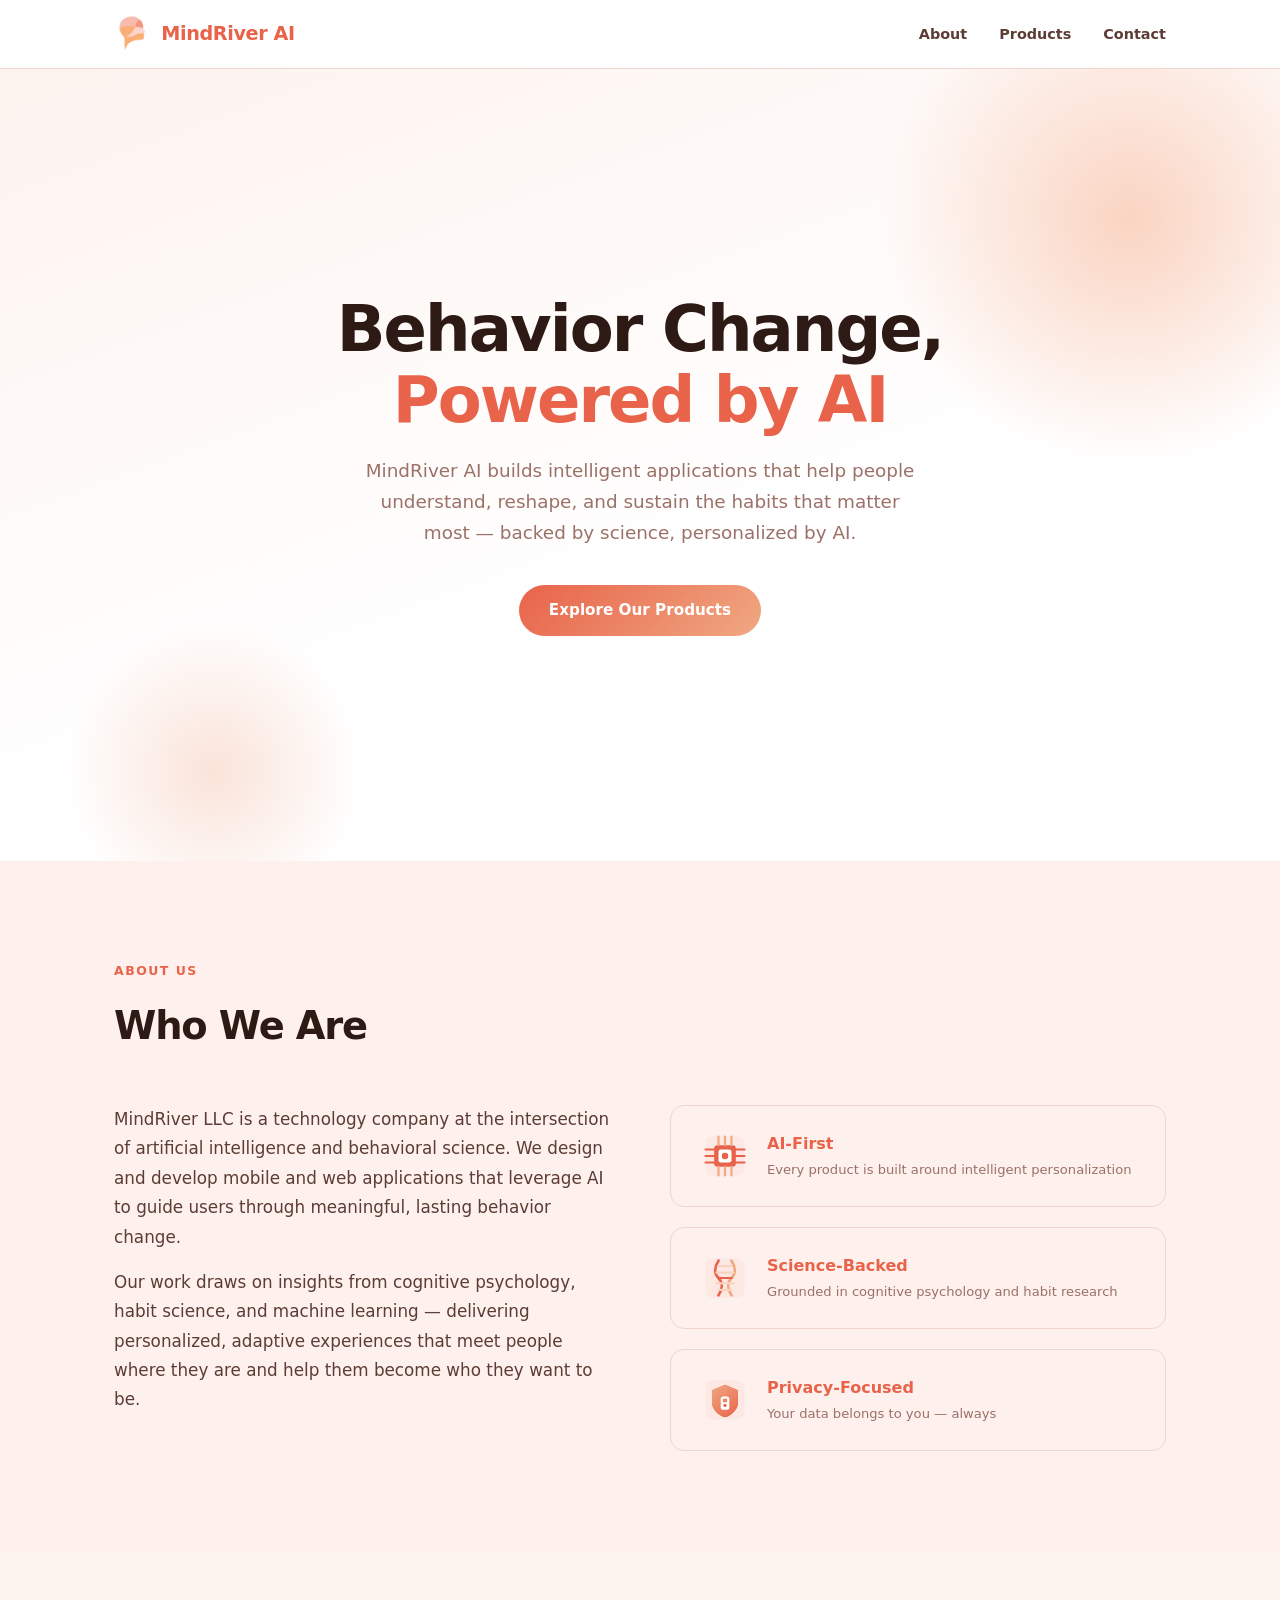
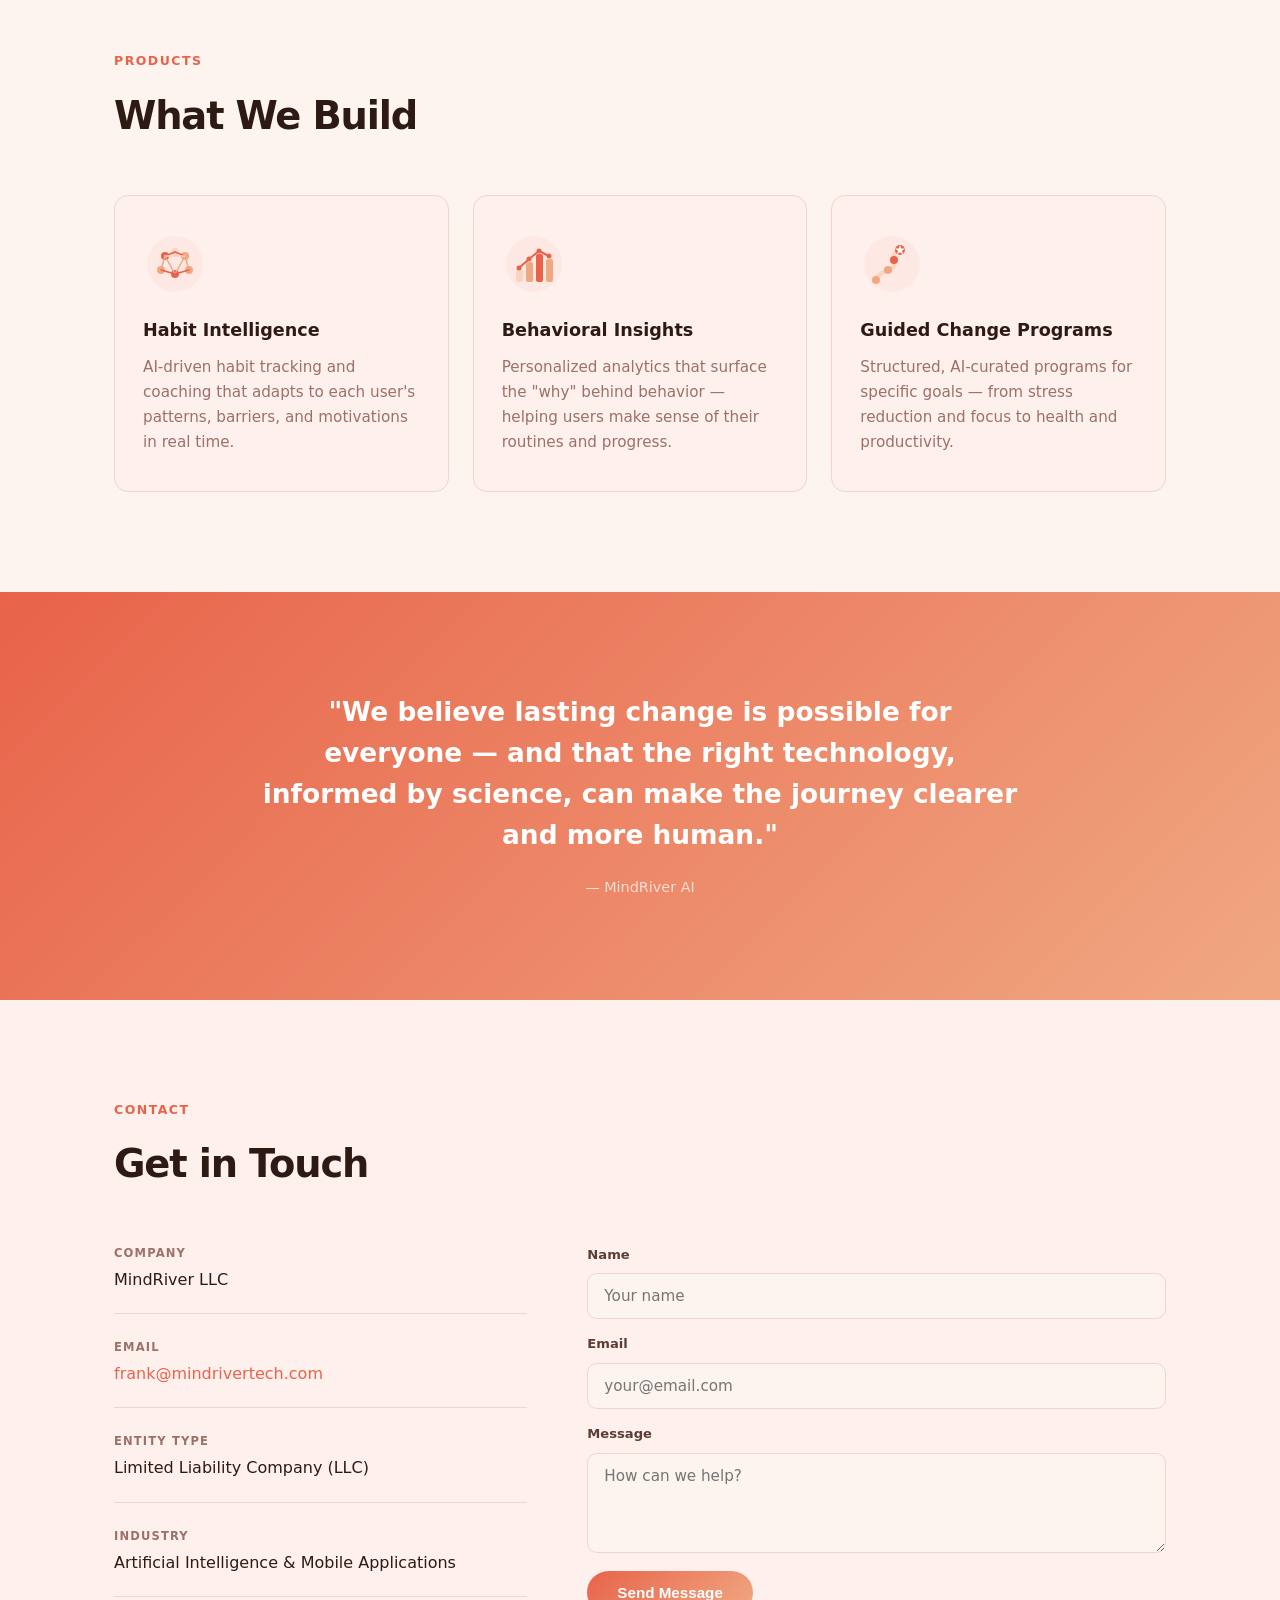
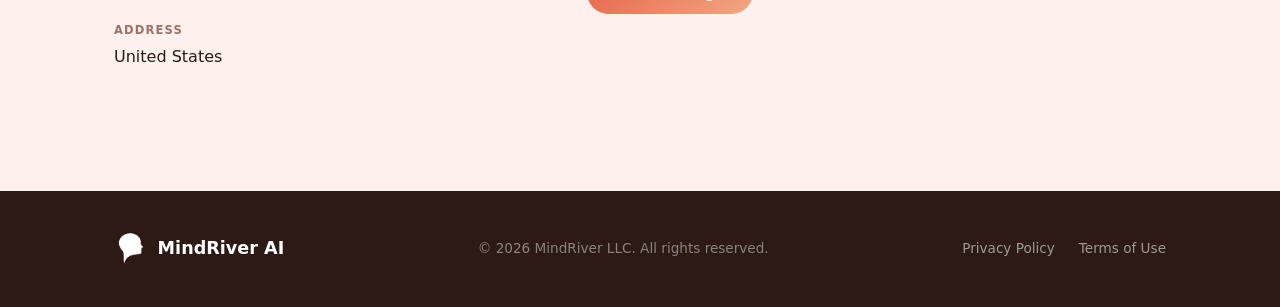
<file: index.html>
<!DOCTYPE html>
<html lang="en">
<head>
  <meta charset="UTF-8" />
  <meta name="viewport" content="width=device-width, initial-scale=1.0" />
  <title>MindRiver AI — AI-Powered Behavior Change</title>
  <meta name="description" content="MindRiver AI develops AI-powered behavior change applications that help people build lasting habits and improve their mental well-being." />
  <link rel="stylesheet" href="style.css?v=8" />
  <link rel="icon" type="image/png" href="/assets/mindriver_logo.png" />
  <link rel="apple-touch-icon" href="/assets/mindriver_logo.png" />
</head>
<body>

  <!-- Navigation -->
  <header class="header">
    <nav class="nav container">
      <div class="logo">
        <img src="/assets/mindriver_logo.png" alt="MindRiver AI icon" />
        <span class="logo-text">MindRiver AI</span>
      </div>
      <ul class="nav-links">
        <li><a href="#about">About</a></li>
        <li><a href="#products">Products</a></li>
        <li><a href="#contact">Contact</a></li>
      </ul>
    </nav>
  </header>

  <!-- Hero -->
  <section class="hero">
    <div class="container hero-inner">
      <div class="hero-text">
        <h1>Behavior Change,<br /><span>Powered by AI</span></h1>
        <p class="hero-sub">MindRiver AI builds intelligent applications that help people understand, reshape, and sustain the habits that matter most — backed by science, personalized by AI.</p>
        <a href="#products" class="btn btn-primary">Explore Our Products</a>
      </div>
    </div>
  </section>

  <!-- About -->
  <section class="section" id="about">
    <div class="container">
      <div class="section-label">About Us</div>
      <h2 class="section-title">Who We Are</h2>
      <div class="about-grid">
        <div class="about-text">
          <p>MindRiver LLC is a technology company at the intersection of artificial intelligence and behavioral science. We design and develop mobile and web applications that leverage AI to guide users through meaningful, lasting behavior change.</p>
          <p>Our work draws on insights from cognitive psychology, habit science, and machine learning — delivering personalized, adaptive experiences that meet people where they are and help them become who they want to be.</p>
        </div>
        <div class="about-stats">
          <div class="stat">
            <div class="stat-icon-svg">
              <!-- AI chip / circuit -->
              <svg viewBox="0 0 48 48" fill="none" xmlns="http://www.w3.org/2000/svg">
                <rect x="6" y="6" width="36" height="36" rx="6" fill="#FDE8E3"/>
                <rect x="14" y="14" width="20" height="20" rx="3" fill="#E8634A"/>
                <rect x="18" y="18" width="12" height="12" rx="2" fill="#fff"/>
                <!-- pins left -->
                <line x1="6" y1="18" x2="14" y2="18" stroke="#E8634A" stroke-width="2" stroke-linecap="round"/>
                <line x1="6" y1="24" x2="14" y2="24" stroke="#E8634A" stroke-width="2" stroke-linecap="round"/>
                <line x1="6" y1="30" x2="14" y2="30" stroke="#E8634A" stroke-width="2" stroke-linecap="round"/>
                <!-- pins right -->
                <line x1="34" y1="18" x2="42" y2="18" stroke="#E8634A" stroke-width="2" stroke-linecap="round"/>
                <line x1="34" y1="24" x2="42" y2="24" stroke="#E8634A" stroke-width="2" stroke-linecap="round"/>
                <line x1="34" y1="30" x2="42" y2="30" stroke="#E8634A" stroke-width="2" stroke-linecap="round"/>
                <!-- pins top -->
                <line x1="18" y1="6" x2="18" y2="14" stroke="#F0A882" stroke-width="2" stroke-linecap="round"/>
                <line x1="24" y1="6" x2="24" y2="14" stroke="#F0A882" stroke-width="2" stroke-linecap="round"/>
                <line x1="30" y1="6" x2="30" y2="14" stroke="#F0A882" stroke-width="2" stroke-linecap="round"/>
                <!-- pins bottom -->
                <line x1="18" y1="34" x2="18" y2="42" stroke="#F0A882" stroke-width="2" stroke-linecap="round"/>
                <line x1="24" y1="34" x2="24" y2="42" stroke="#F0A882" stroke-width="2" stroke-linecap="round"/>
                <line x1="30" y1="34" x2="30" y2="42" stroke="#F0A882" stroke-width="2" stroke-linecap="round"/>
                <!-- inner dot -->
                <circle cx="24" cy="24" r="3" fill="#E8634A"/>
              </svg>
            </div>
            <div>
              <div class="stat-value">AI-First</div>
              <div class="stat-label">Every product is built around intelligent personalization</div>
            </div>
          </div>
          <div class="stat">
            <div class="stat-icon-svg">
              <!-- DNA helix / science -->
              <svg viewBox="0 0 48 48" fill="none" xmlns="http://www.w3.org/2000/svg">
                <rect x="6" y="6" width="36" height="36" rx="6" fill="#FDE8E3"/>
                <!-- left strand -->
                <path d="M18 8 C14 14 14 20 18 24 C22 28 22 34 18 40" stroke="#E8634A" stroke-width="2.5" stroke-linecap="round" fill="none"/>
                <!-- right strand -->
                <path d="M30 8 C34 14 34 20 30 24 C26 28 26 34 30 40" stroke="#F0A882" stroke-width="2.5" stroke-linecap="round" fill="none"/>
                <!-- rungs -->
                <line x1="18" y1="13" x2="30" y2="13" stroke="#FAD4C2" stroke-width="2" stroke-linecap="round"/>
                <line x1="16" y1="19" x2="32" y2="19" stroke="#FAD4C2" stroke-width="2" stroke-linecap="round"/>
                <line x1="18" y1="24" x2="30" y2="24" stroke="#E8634A" stroke-width="2" stroke-linecap="round"/>
                <line x1="16" y1="29" x2="32" y2="29" stroke="#FAD4C2" stroke-width="2" stroke-linecap="round"/>
                <line x1="18" y1="35" x2="30" y2="35" stroke="#FAD4C2" stroke-width="2" stroke-linecap="round"/>
              </svg>
            </div>
            <div>
              <div class="stat-value">Science-Backed</div>
              <div class="stat-label">Grounded in cognitive psychology and habit research</div>
            </div>
          </div>
          <div class="stat">
            <div class="stat-icon-svg">
              <!-- Shield lock -->
              <svg viewBox="0 0 48 48" fill="none" xmlns="http://www.w3.org/2000/svg">
                <rect x="6" y="6" width="36" height="36" rx="6" fill="#FDE8E3"/>
                <!-- shield body -->
                <path d="M24 10 L36 15 L36 26 C36 33 30 38 24 40 C18 38 12 33 12 26 L12 15 Z" fill="#E8634A"/>
                <!-- shield shine -->
                <path d="M24 10 L36 15 L36 26 C36 33 30 38 24 40 C18 38 12 33 12 26 L12 15 Z" fill="url(#shieldGrad)"/>
                <defs>
                  <linearGradient id="shieldGrad" x1="12" y1="10" x2="36" y2="40" gradientUnits="userSpaceOnUse">
                    <stop offset="0%" stop-color="#F0A882"/>
                    <stop offset="100%" stop-color="#E8634A"/>
                  </linearGradient>
                </defs>
                <!-- lock body -->
                <rect x="20" y="26" width="8" height="7" rx="2" fill="#fff"/>
                <!-- lock shackle -->
                <path d="M21 26 L21 23 C21 21 27 21 27 23 L27 26" stroke="#fff" stroke-width="2" stroke-linecap="round" fill="none"/>
                <!-- keyhole -->
                <circle cx="24" cy="29" r="1.5" fill="#E8634A"/>
              </svg>
            </div>
            <div>
              <div class="stat-value">Privacy-Focused</div>
              <div class="stat-label">Your data belongs to you — always</div>
            </div>
          </div>
        </div>
      </div>
    </div>
  </section>

  <!-- Products -->
  <section class="section section-alt" id="products">
    <div class="container">
      <div class="section-label">Products</div>
      <h2 class="section-title">What We Build</h2>
      <div class="products-grid">
        <div class="product-card">
          <div class="product-icon-svg">
            <svg viewBox="0 0 64 64" fill="none" xmlns="http://www.w3.org/2000/svg">
              <!-- Brain / neural network -->
              <circle cx="32" cy="32" r="28" fill="#FDE8E3"/>
              <!-- Neural nodes -->
              <circle cx="22" cy="24" r="4" fill="#E8634A"/>
              <circle cx="42" cy="24" r="4" fill="#F0A882"/>
              <circle cx="18" cy="38" r="4" fill="#F0A882"/>
              <circle cx="32" cy="42" r="4" fill="#E8634A"/>
              <circle cx="46" cy="38" r="4" fill="#F0A882"/>
              <circle cx="32" cy="20" r="4" fill="#FAD4C2"/>
              <!-- Connections -->
              <line x1="32" y1="20" x2="22" y2="24" stroke="#E8634A" stroke-width="1.5" stroke-linecap="round"/>
              <line x1="32" y1="20" x2="42" y2="24" stroke="#E8634A" stroke-width="1.5" stroke-linecap="round"/>
              <line x1="22" y1="24" x2="18" y2="38" stroke="#F0A882" stroke-width="1.5" stroke-linecap="round"/>
              <line x1="22" y1="24" x2="32" y2="42" stroke="#F0A882" stroke-width="1.5" stroke-linecap="round"/>
              <line x1="42" y1="24" x2="46" y2="38" stroke="#F0A882" stroke-width="1.5" stroke-linecap="round"/>
              <line x1="42" y1="24" x2="32" y2="42" stroke="#F0A882" stroke-width="1.5" stroke-linecap="round"/>
              <line x1="18" y1="38" x2="32" y2="42" stroke="#E8634A" stroke-width="1.5" stroke-linecap="round"/>
              <line x1="46" y1="38" x2="32" y2="42" stroke="#E8634A" stroke-width="1.5" stroke-linecap="round"/>
              <line x1="22" y1="24" x2="42" y2="24" stroke="#FAD4C2" stroke-width="1.5" stroke-linecap="round"/>
            </svg>
          </div>
          <h3>Habit Intelligence</h3>
          <p>AI-driven habit tracking and coaching that adapts to each user's patterns, barriers, and motivations in real time.</p>
        </div>
        <div class="product-card">
          <div class="product-icon-svg">
            <svg viewBox="0 0 64 64" fill="none" xmlns="http://www.w3.org/2000/svg">
              <!-- Behavioral analytics chart -->
              <circle cx="32" cy="32" r="28" fill="#FDE8E3"/>
              <!-- Bar chart -->
              <rect x="14" y="38" width="7" height="12" rx="2" fill="#FAD4C2"/>
              <rect x="24" y="30" width="7" height="20" rx="2" fill="#F0A882"/>
              <rect x="34" y="22" width="7" height="28" rx="2" fill="#E8634A"/>
              <rect x="44" y="27" width="7" height="23" rx="2" fill="#F0A882"/>
              <!-- Trend line -->
              <polyline points="17,36 27,27 37,19 47,24" stroke="#E8634A" stroke-width="2" stroke-linecap="round" stroke-linejoin="round" fill="none"/>
              <!-- Dots on trend line -->
              <circle cx="17" cy="36" r="2.5" fill="#E8634A"/>
              <circle cx="27" cy="27" r="2.5" fill="#E8634A"/>
              <circle cx="37" cy="19" r="2.5" fill="#E8634A"/>
              <circle cx="47" cy="24" r="2.5" fill="#E8634A"/>
            </svg>
          </div>
          <h3>Behavioral Insights</h3>
          <p>Personalized analytics that surface the "why" behind behavior — helping users make sense of their routines and progress.</p>
        </div>
        <div class="product-card">
          <div class="product-icon-svg">
            <svg viewBox="0 0 64 64" fill="none" xmlns="http://www.w3.org/2000/svg">
              <!-- Guided path / journey -->
              <circle cx="32" cy="32" r="28" fill="#FDE8E3"/>
              <!-- Winding path -->
              <path d="M16 48 Q20 40 28 38 Q36 36 34 28 Q32 20 40 18" stroke="#FAD4C2" stroke-width="4" stroke-linecap="round" fill="none"/>
              <!-- Waypoint circles -->
              <circle cx="16" cy="48" r="4" fill="#F0A882"/>
              <circle cx="28" cy="38" r="4" fill="#F0A882"/>
              <circle cx="34" cy="28" r="4" fill="#E8634A"/>
              <circle cx="40" cy="18" r="5" fill="#E8634A"/>
              <!-- Star/goal at top -->
              <path d="M40 13 L41.2 16.6 L45 16.6 L42 18.8 L43.2 22.4 L40 20.2 L36.8 22.4 L38 18.8 L35 16.6 L38.8 16.6 Z" fill="#fff"/>
            </svg>
          </div>
          <h3>Guided Change Programs</h3>
          <p>Structured, AI-curated programs for specific goals — from stress reduction and focus to health and productivity.</p>
        </div>
      </div>
    </div>
  </section>

  <!-- Mission -->
  <section class="section section-mission">
    <div class="container mission-inner">
      <blockquote>
        <p>"We believe lasting change is possible for everyone — and that the right technology, informed by science, can make the journey clearer and more human."</p>
        <footer>— MindRiver AI</footer>
      </blockquote>
    </div>
  </section>

  <!-- Contact -->
  <section class="section" id="contact">
    <div class="container">
      <div class="section-label">Contact</div>
      <h2 class="section-title">Get in Touch</h2>
      <div class="contact-grid">
        <div class="contact-info">
          <div class="contact-item">
            <div class="contact-label">Company</div>
            <div class="contact-value">MindRiver LLC</div>
          </div>
          <div class="contact-item">
            <div class="contact-label">Email</div>
            <div class="contact-value"><a href="mailto:frank@mindrivertech.com">frank@mindrivertech.com</a></div>
          </div>
          <div class="contact-item">
            <div class="contact-label">Entity Type</div>
            <div class="contact-value">Limited Liability Company (LLC)</div>
          </div>
          <div class="contact-item">
            <div class="contact-label">Industry</div>
            <div class="contact-value">Artificial Intelligence &amp; Mobile Applications</div>
          </div>
          <div class="contact-item">
            <div class="contact-label">Address</div>
            <div class="contact-value">United States</div>
          </div>
        </div>
        <div class="contact-form-wrap">
          <form class="contact-form" onsubmit="handleSubmit(event)">
            <label for="name">Name</label>
            <input type="text" id="name" name="name" placeholder="Your name" required />
            <label for="email">Email</label>
            <input type="email" id="email" name="email" placeholder="your@email.com" required />
            <label for="message">Message</label>
            <textarea id="message" name="message" rows="4" placeholder="How can we help?" required></textarea>
            <button type="submit" class="btn btn-primary">Send Message</button>
          </form>
        </div>
      </div>
    </div>
  </section>

  <!-- Footer -->
  <footer class="footer">
    <div class="container footer-inner">
      <div class="footer-logo">
        <img src="/assets/mindriver_logo.png" alt="MindRiver AI icon" />
        <span class="footer-logo-text">MindRiver AI</span>
      </div>
      <p class="footer-copy">&copy; 2026 MindRiver LLC. All rights reserved.</p>
      <nav class="footer-links">
        <a href="privacy.html">Privacy Policy</a>
        <a href="terms.html">Terms of Use</a>
      </nav>
    </div>
  </footer>

  <script>
    function handleSubmit(e) {
      e.preventDefault();
      const btn = e.target.querySelector('button[type="submit"]');
      btn.textContent = 'Sent! ✓';
      btn.disabled = true;
      setTimeout(() => {
        btn.textContent = 'Send Message';
        btn.disabled = false;
        e.target.reset();
      }, 3000);
    }
  </script>
</body>
</html>
</file>
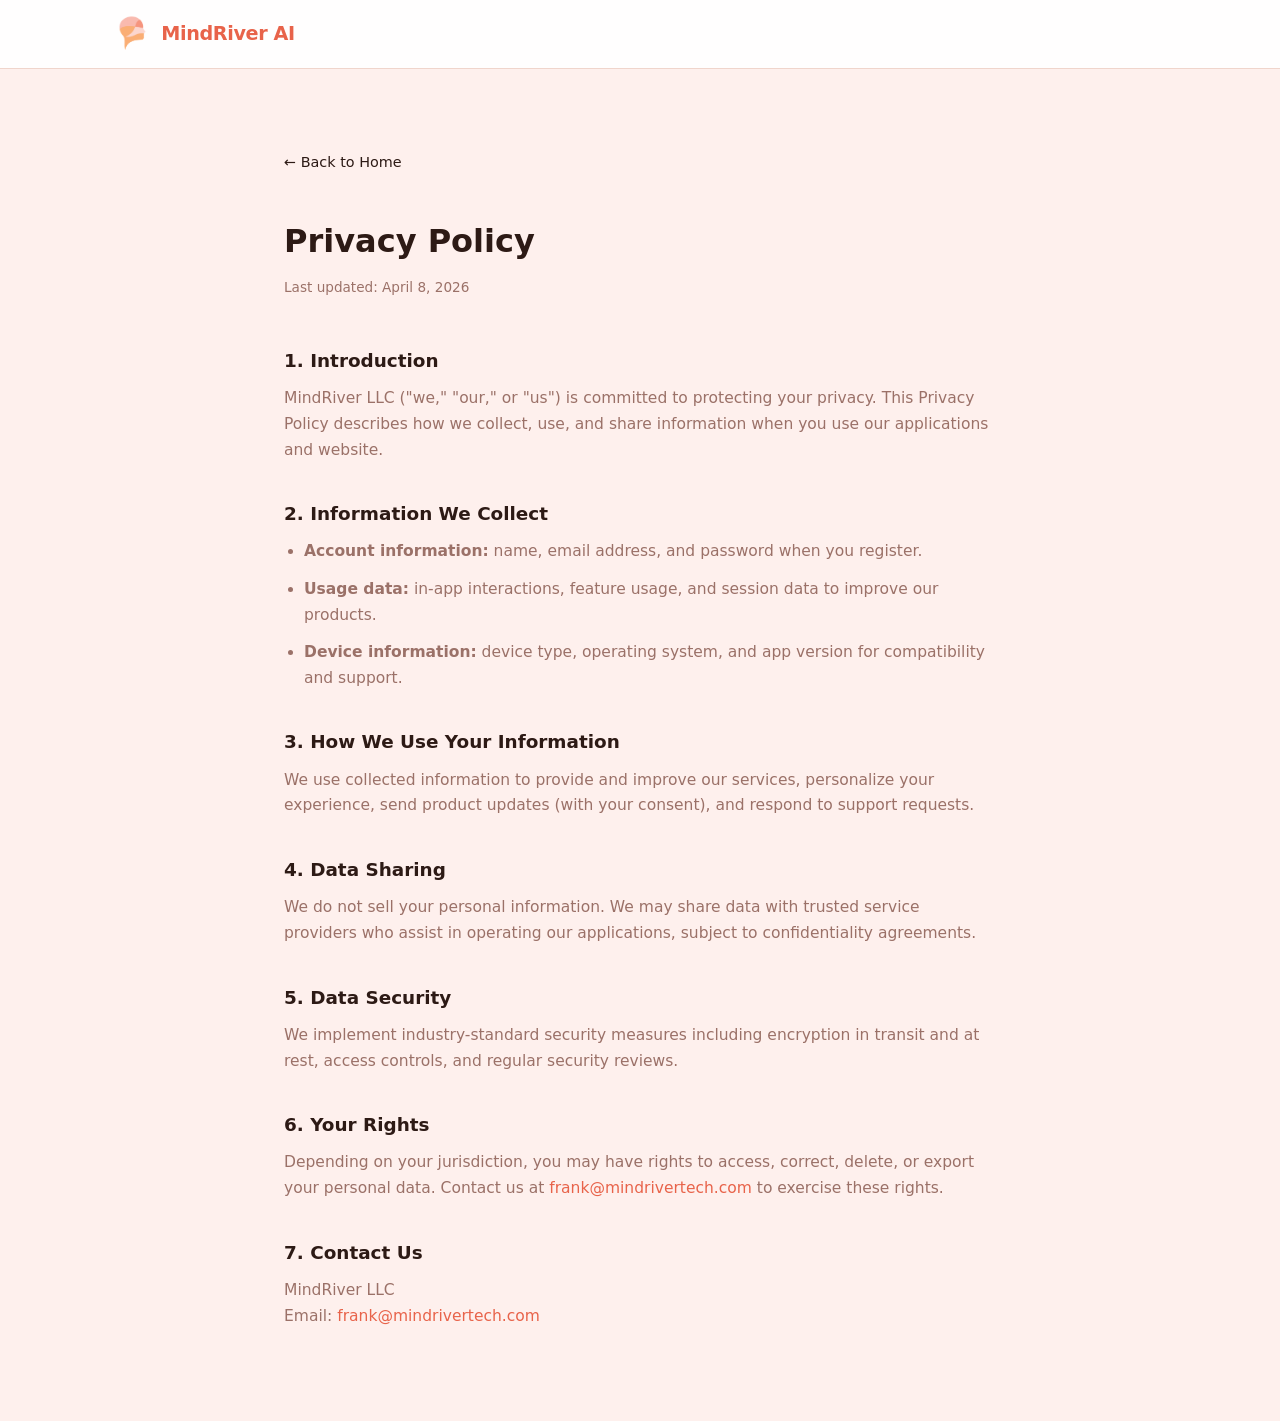
<file: privacy.html>
<!DOCTYPE html>
<html lang="en">
<head>
  <meta charset="UTF-8" />
  <meta name="viewport" content="width=device-width, initial-scale=1.0" />
  <title>Privacy Policy — MindRiver LLC</title>
  <link rel="stylesheet" href="style.css?v=6" />
  <link rel="icon" type="image/png" href="/assets/mindriver_logo.png" />
  <style>
    .policy-body { max-width: 760px; margin: 0 auto; padding: 80px 24px; }
    .policy-body h1 { font-size: 2rem; font-weight: 800; margin-bottom: 8px; }
    .policy-body .updated { color: var(--muted); font-size: 0.85rem; margin-bottom: 48px; }
    .policy-body h2 { font-size: 1.15rem; font-weight: 700; margin: 36px 0 10px; }
    .policy-body p, .policy-body li { color: var(--muted); font-size: 0.97rem; margin-bottom: 12px; }
    .policy-body ul { padding-left: 20px; }
    .back-link { display: inline-block; margin-bottom: 40px; font-size: 0.9rem; color: var(--accent); }
  </style>
</head>
<body>
  <header class="header">
    <nav class="nav container">
      <div class="logo">
        <img src="/assets/mindriver_logo.png" alt="MindRiver AI icon" />
        <span class="logo-text">MindRiver AI</span>
      </div>
    </nav>
  </header>
  <div class="policy-body">
    <a class="back-link" href="index.html">&#8592; Back to Home</a>
    <h1>Privacy Policy</h1>
    <p class="updated">Last updated: April 8, 2026</p>

    <h2>1. Introduction</h2>
    <p>MindRiver LLC ("we," "our," or "us") is committed to protecting your privacy. This Privacy Policy describes how we collect, use, and share information when you use our applications and website.</p>

    <h2>2. Information We Collect</h2>
    <ul>
      <li><strong>Account information:</strong> name, email address, and password when you register.</li>
      <li><strong>Usage data:</strong> in-app interactions, feature usage, and session data to improve our products.</li>
      <li><strong>Device information:</strong> device type, operating system, and app version for compatibility and support.</li>
    </ul>

    <h2>3. How We Use Your Information</h2>
    <p>We use collected information to provide and improve our services, personalize your experience, send product updates (with your consent), and respond to support requests.</p>

    <h2>4. Data Sharing</h2>
    <p>We do not sell your personal information. We may share data with trusted service providers who assist in operating our applications, subject to confidentiality agreements.</p>

    <h2>5. Data Security</h2>
    <p>We implement industry-standard security measures including encryption in transit and at rest, access controls, and regular security reviews.</p>

    <h2>6. Your Rights</h2>
    <p>Depending on your jurisdiction, you may have rights to access, correct, delete, or export your personal data. Contact us at <a href="mailto:frank@mindrivertech.com">frank@mindrivertech.com</a> to exercise these rights.</p>

    <h2>7. Contact Us</h2>
    <p>MindRiver LLC<br />Email: <a href="mailto:frank@mindrivertech.com">frank@mindrivertech.com</a></p>
  </div>
</body>
</html>
</file>
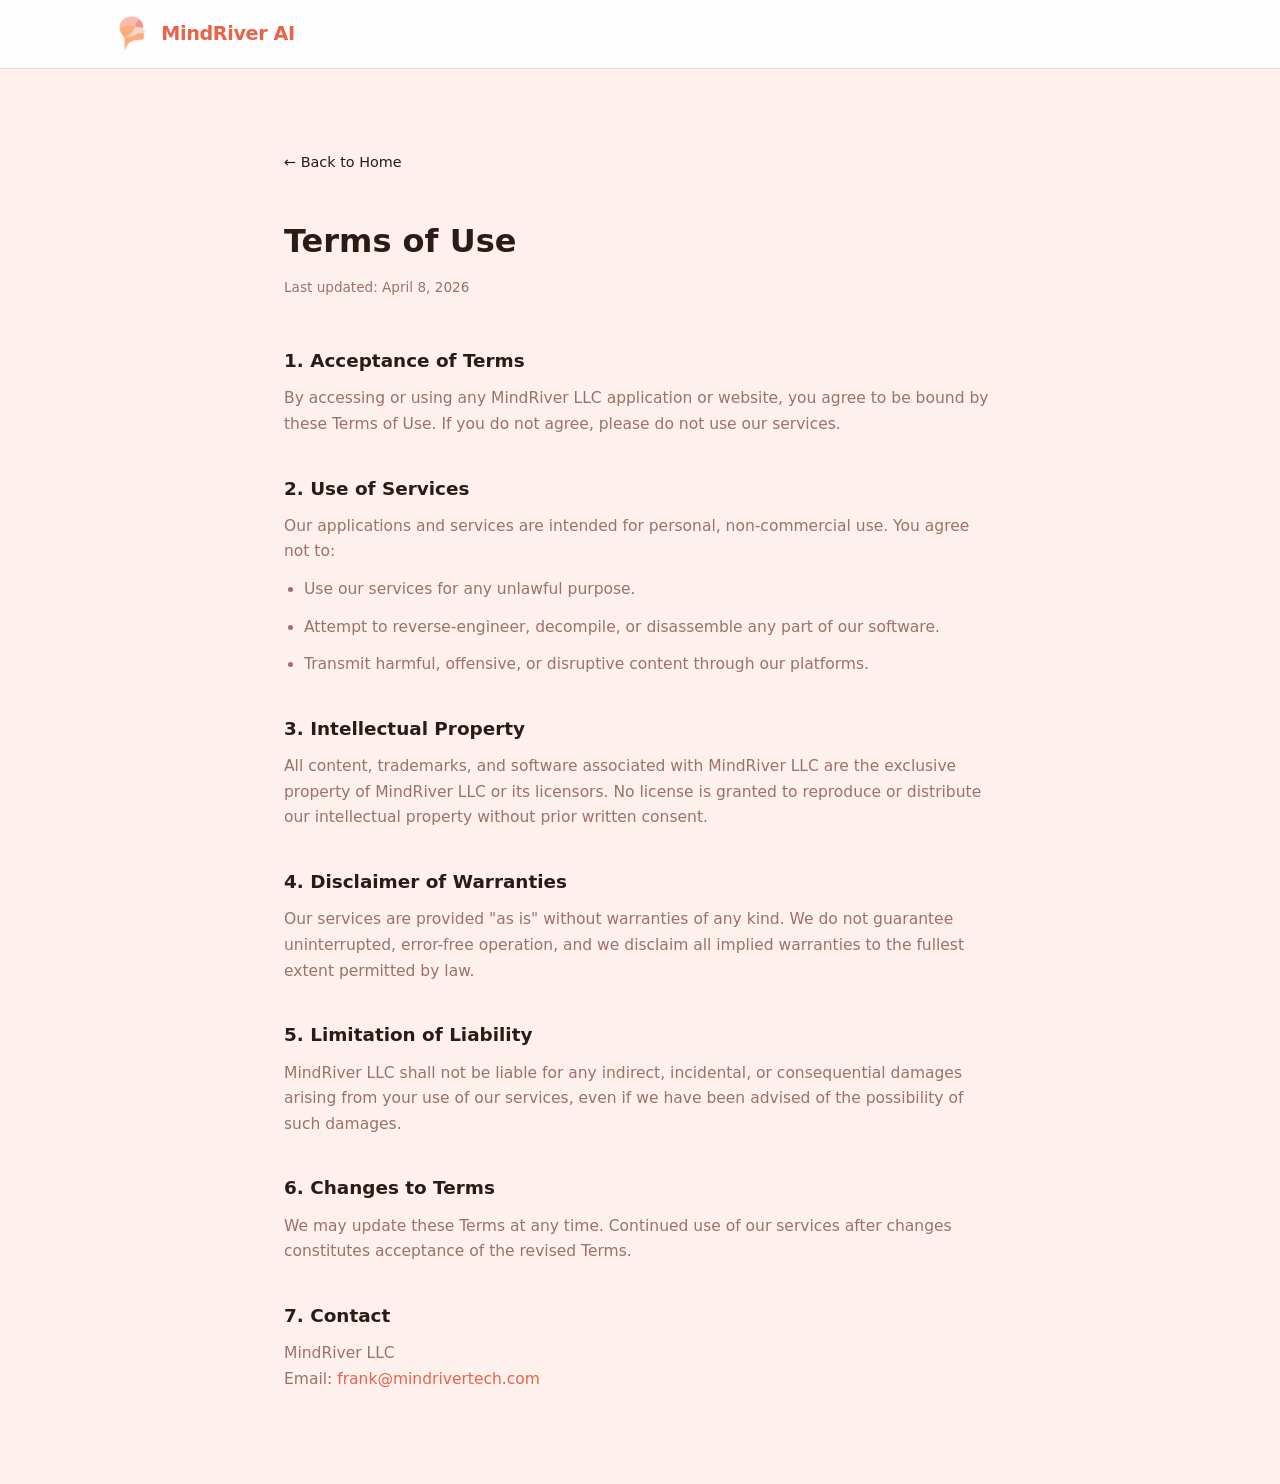
<file: terms.html>
<!DOCTYPE html>
<html lang="en">
<head>
  <meta charset="UTF-8" />
  <meta name="viewport" content="width=device-width, initial-scale=1.0" />
  <title>Terms of Use — MindRiver LLC</title>
  <link rel="stylesheet" href="style.css?v=6" />
  <link rel="icon" type="image/png" href="/assets/mindriver_logo.png" />
  <style>
    .policy-body { max-width: 760px; margin: 0 auto; padding: 80px 24px; }
    .policy-body h1 { font-size: 2rem; font-weight: 800; margin-bottom: 8px; }
    .policy-body .updated { color: var(--muted); font-size: 0.85rem; margin-bottom: 48px; }
    .policy-body h2 { font-size: 1.15rem; font-weight: 700; margin: 36px 0 10px; }
    .policy-body p, .policy-body li { color: var(--muted); font-size: 0.97rem; margin-bottom: 12px; }
    .policy-body ul { padding-left: 20px; }
    .back-link { display: inline-block; margin-bottom: 40px; font-size: 0.9rem; color: var(--accent); }
  </style>
</head>
<body>
  <header class="header">
    <nav class="nav container">
      <div class="logo">
        <img src="/assets/mindriver_logo.png" alt="MindRiver AI icon" />
        <span class="logo-text">MindRiver AI</span>
      </div>
    </nav>
  </header>
  <div class="policy-body">
    <a class="back-link" href="index.html">&#8592; Back to Home</a>
    <h1>Terms of Use</h1>
    <p class="updated">Last updated: April 8, 2026</p>

    <h2>1. Acceptance of Terms</h2>
    <p>By accessing or using any MindRiver LLC application or website, you agree to be bound by these Terms of Use. If you do not agree, please do not use our services.</p>

    <h2>2. Use of Services</h2>
    <p>Our applications and services are intended for personal, non-commercial use. You agree not to:</p>
    <ul>
      <li>Use our services for any unlawful purpose.</li>
      <li>Attempt to reverse-engineer, decompile, or disassemble any part of our software.</li>
      <li>Transmit harmful, offensive, or disruptive content through our platforms.</li>
    </ul>

    <h2>3. Intellectual Property</h2>
    <p>All content, trademarks, and software associated with MindRiver LLC are the exclusive property of MindRiver LLC or its licensors. No license is granted to reproduce or distribute our intellectual property without prior written consent.</p>

    <h2>4. Disclaimer of Warranties</h2>
    <p>Our services are provided "as is" without warranties of any kind. We do not guarantee uninterrupted, error-free operation, and we disclaim all implied warranties to the fullest extent permitted by law.</p>

    <h2>5. Limitation of Liability</h2>
    <p>MindRiver LLC shall not be liable for any indirect, incidental, or consequential damages arising from your use of our services, even if we have been advised of the possibility of such damages.</p>

    <h2>6. Changes to Terms</h2>
    <p>We may update these Terms at any time. Continued use of our services after changes constitutes acceptance of the revised Terms.</p>

    <h2>7. Contact</h2>
    <p>MindRiver LLC<br />Email: <a href="mailto:frank@mindrivertech.com">frank@mindrivertech.com</a></p>
  </div>
</body>
</html>
</file>
<file: style.css>
/* ── Reset & Base ── */
*, *::before, *::after { box-sizing: border-box; margin: 0; padding: 0; }

:root {
  --coral:    #E8634A;
  --coral-lt: #F0876F;
  --peach:    #F0A882;
  --peach-lt: #FAD4C2;
  --cream:    #FDF3EF;
  --white:    #FEF0ED;
  --ink:      #2D1A15;
  --ink-mid:  #5C3D35;
  --muted:    #9B7168;
  --border:   #F0D5CC;
  --radius:   14px;
  --font: 'Segoe UI', system-ui, -apple-system, sans-serif;
}

html { scroll-behavior: smooth; }

body {
  font-family: var(--font);
  background: var(--white);
  color: var(--ink);
  line-height: 1.65;
  -webkit-font-smoothing: antialiased;
}

a { color: var(--coral); text-decoration: none; }
a:hover { text-decoration: underline; }

/* ── Layout ── */
.container {
  max-width: 1100px;
  margin: 0 auto;
  padding: 0 24px;
}

/* ── Header / Nav ── */
.header {
  position: sticky;
  top: 0;
  z-index: 100;
  background: rgba(255,255,255,0.92);
  backdrop-filter: blur(12px);
  -webkit-backdrop-filter: blur(12px);
  border-bottom: 1px solid var(--border);
}

.nav {
  display: flex;
  align-items: center;
  justify-content: space-between;
  height: 68px;
}

.logo {
  display: flex;
  align-items: center;
  gap: 10px;
}

.logo img {
  height: 40px;
  width: auto;
  display: block;
}

.logo-text {
  font-weight: 800;
  font-size: 1.2rem;
  color: var(--coral);
  letter-spacing: -0.02em;
}

.nav-links {
  list-style: none;
  display: flex;
  gap: 32px;
}

.nav-links a {
  color: var(--ink-mid);
  font-size: 0.9rem;
  font-weight: 600;
  transition: color 0.2s;
}

.nav-links a:hover {
  color: var(--coral);
  text-decoration: none;
}

/* ── Buttons ── */
.btn {
  display: inline-block;
  padding: 13px 30px;
  border-radius: 50px;
  font-weight: 700;
  font-size: 0.95rem;
  cursor: pointer;
  border: none;
  transition: opacity 0.2s, transform 0.15s, box-shadow 0.2s;
}
.btn:hover { opacity: 0.9; transform: translateY(-2px); text-decoration: none; box-shadow: 0 8px 24px rgba(232,99,74,0.28); }

.btn-primary {
  background: linear-gradient(135deg, var(--coral), var(--peach));
  color: #fff;
}

/* ── Hero ── */
.hero {
  background: linear-gradient(160deg, var(--cream) 0%, #fff 60%);
  min-height: 88vh;
  display: flex;
  align-items: center;
  padding: 80px 0;
  position: relative;
  overflow: hidden;
}

/* Decorative background blobs */
.hero::before {
  content: '';
  position: absolute;
  width: 500px; height: 500px;
  background: radial-gradient(circle, var(--peach-lt) 0%, transparent 70%);
  top: -100px; right: -100px;
  border-radius: 50%;
  pointer-events: none;
}
.hero::after {
  content: '';
  position: absolute;
  width: 300px; height: 300px;
  background: radial-gradient(circle, #FAE3D9 0%, transparent 70%);
  bottom: -60px; left: 5%;
  border-radius: 50%;
  pointer-events: none;
}

.hero-inner {
  display: flex;
  flex-direction: column;
  align-items: center;
  text-align: center;
  position: relative;
  z-index: 1;
}

.hero-text h1 {
  font-size: clamp(2.6rem, 5vw, 4rem);
  font-weight: 900;
  line-height: 1.1;
  letter-spacing: -0.03em;
  color: var(--ink);
  margin-bottom: 20px;
}

.hero-text h1 span {
  color: var(--coral);
}

.hero-sub {
  color: var(--muted);
  font-size: 1.15rem;
  max-width: 560px;
  margin: 0 auto 36px;
  line-height: 1.7;
}

/* ── Sections ── */
.section { padding: 100px 0; }
.section-alt { background: var(--cream); }

.section-label {
  font-size: 0.78rem;
  font-weight: 700;
  letter-spacing: 0.12em;
  text-transform: uppercase;
  color: var(--coral);
  margin-bottom: 12px;
}

.section-title {
  font-size: clamp(1.8rem, 3vw, 2.5rem);
  font-weight: 900;
  letter-spacing: -0.03em;
  color: var(--ink);
  margin-bottom: 48px;
}

/* ── About ── */
.about-grid {
  display: grid;
  grid-template-columns: 1fr 1fr;
  gap: 60px;
  align-items: start;
}

.about-text p {
  color: var(--ink-mid);
  margin-bottom: 16px;
  font-size: 1.05rem;
  line-height: 1.75;
}

.about-stats {
  display: flex;
  flex-direction: column;
  gap: 20px;
}

.stat {
  padding: 24px 28px;
  background: var(--white);
  border-radius: var(--radius);
  border: 1px solid var(--border);
  display: flex;
  align-items: center;
  gap: 16px;
  transition: box-shadow 0.2s;
}
.stat:hover { box-shadow: 0 6px 20px rgba(232,99,74,0.1); }

.stat-icon {
  font-size: 1.6rem;
  flex-shrink: 0;
}

.stat-icon-svg {
  width: 52px;
  height: 52px;
  flex-shrink: 0;
}

.stat-icon-svg svg {
  width: 100%;
  height: 100%;
}

.stat-value {
  font-size: 1rem;
  font-weight: 800;
  color: var(--coral);
  margin-bottom: 2px;
}

.stat-label {
  font-size: 0.82rem;
  color: var(--muted);
}

/* ── Products ── */
.products-grid {
  display: grid;
  grid-template-columns: repeat(3, 1fr);
  gap: 24px;
}

.product-card {
  background: var(--white);
  border: 1px solid var(--border);
  border-radius: var(--radius);
  padding: 36px 28px;
  transition: border-color 0.25s, transform 0.2s, box-shadow 0.2s;
}

.product-card:hover {
  border-color: var(--coral);
  transform: translateY(-4px);
  box-shadow: 0 16px 40px rgba(232,99,74,0.12);
}

.product-icon {
  font-size: 2rem;
  margin-bottom: 16px;
}

.product-icon-svg {
  width: 64px;
  height: 64px;
  margin-bottom: 20px;
}

.product-icon-svg svg {
  width: 100%;
  height: 100%;
}

.product-card h3 {
  font-size: 1.1rem;
  font-weight: 800;
  margin-bottom: 10px;
  color: var(--ink);
}

.product-card p {
  color: var(--muted);
  font-size: 0.95rem;
  line-height: 1.65;
}

/* ── Mission ── */
.section-mission {
  background: linear-gradient(135deg, var(--coral) 0%, var(--peach) 100%);
  text-align: center;
}

.mission-inner blockquote p {
  font-size: clamp(1.2rem, 2.5vw, 1.65rem);
  font-weight: 600;
  line-height: 1.55;
  color: #fff;
  max-width: 760px;
  margin: 0 auto 20px;
}

.mission-inner blockquote footer {
  color: rgba(255,255,255,0.72);
  font-size: 0.9rem;
}

/* ── Contact ── */
.contact-grid {
  display: grid;
  grid-template-columns: 1fr 1.4fr;
  gap: 60px;
  align-items: start;
}

.contact-info {
  display: flex;
  flex-direction: column;
  gap: 24px;
}

.contact-item {
  padding-bottom: 20px;
  border-bottom: 1px solid var(--border);
}
.contact-item:last-child { border-bottom: none; }

.contact-label {
  font-size: 0.72rem;
  font-weight: 700;
  letter-spacing: 0.1em;
  text-transform: uppercase;
  color: var(--muted);
  margin-bottom: 4px;
}

.contact-value {
  font-size: 1rem;
  color: var(--ink);
  font-weight: 500;
}

.contact-value a { color: var(--coral); }

/* ── Form ── */
.contact-form {
  display: flex;
  flex-direction: column;
  gap: 14px;
}

.contact-form label {
  font-size: 0.82rem;
  font-weight: 700;
  color: var(--ink-mid);
  margin-bottom: -6px;
}

.contact-form input,
.contact-form textarea {
  background: var(--cream);
  border: 1.5px solid var(--border);
  border-radius: 10px;
  padding: 13px 16px;
  color: var(--ink);
  font-family: var(--font);
  font-size: 0.95rem;
  outline: none;
  transition: border-color 0.2s;
}

.contact-form input:focus,
.contact-form textarea:focus {
  border-color: var(--coral);
  background: #fff;
}

.contact-form textarea { resize: vertical; }

.contact-form .btn {
  align-self: flex-start;
  margin-top: 4px;
}

/* ── Footer ── */
.footer {
  background: var(--ink);
  padding: 40px 0;
}

.footer-inner {
  display: flex;
  align-items: center;
  justify-content: space-between;
  flex-wrap: wrap;
  gap: 16px;
}

.footer-logo {
  display: flex;
  align-items: center;
  gap: 10px;
}

.footer-logo img {
  height: 36px;
  width: auto;
  filter: brightness(0) invert(1);
}

.footer-logo-text {
  font-weight: 800;
  font-size: 1.1rem;
  color: #fff;
}

.footer-copy {
  color: rgba(255,255,255,0.45);
  font-size: 0.85rem;
}

.footer-links { display: flex; gap: 24px; }
.footer-links a {
  color: rgba(255,255,255,0.55);
  font-size: 0.85rem;
}
.footer-links a:hover { color: #fff; text-decoration: none; }

/* ── Responsive ── */
@media (max-width: 768px) {
  .about-grid,
  .contact-grid { grid-template-columns: 1fr; }

  .products-grid { grid-template-columns: 1fr; }

  .footer-inner { flex-direction: column; text-align: center; }

  .nav-links { gap: 20px; }
}
</file>
